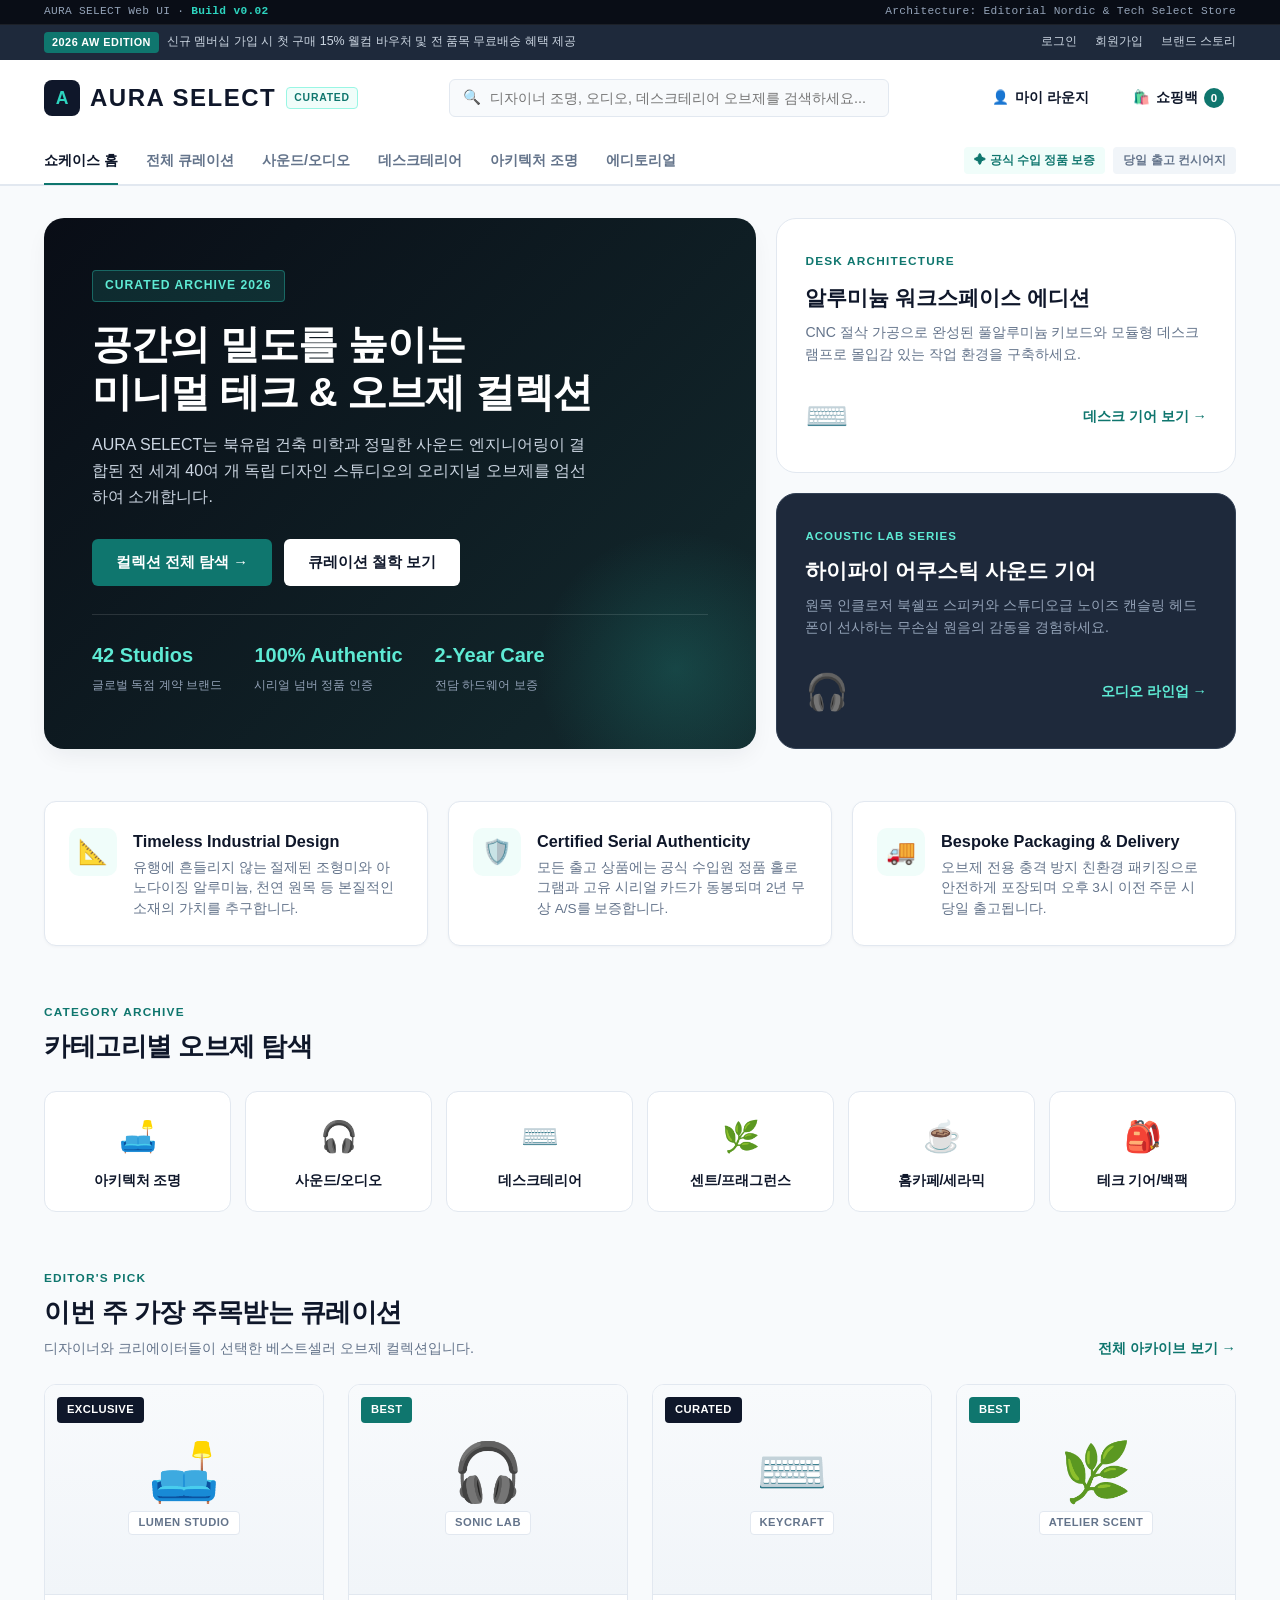
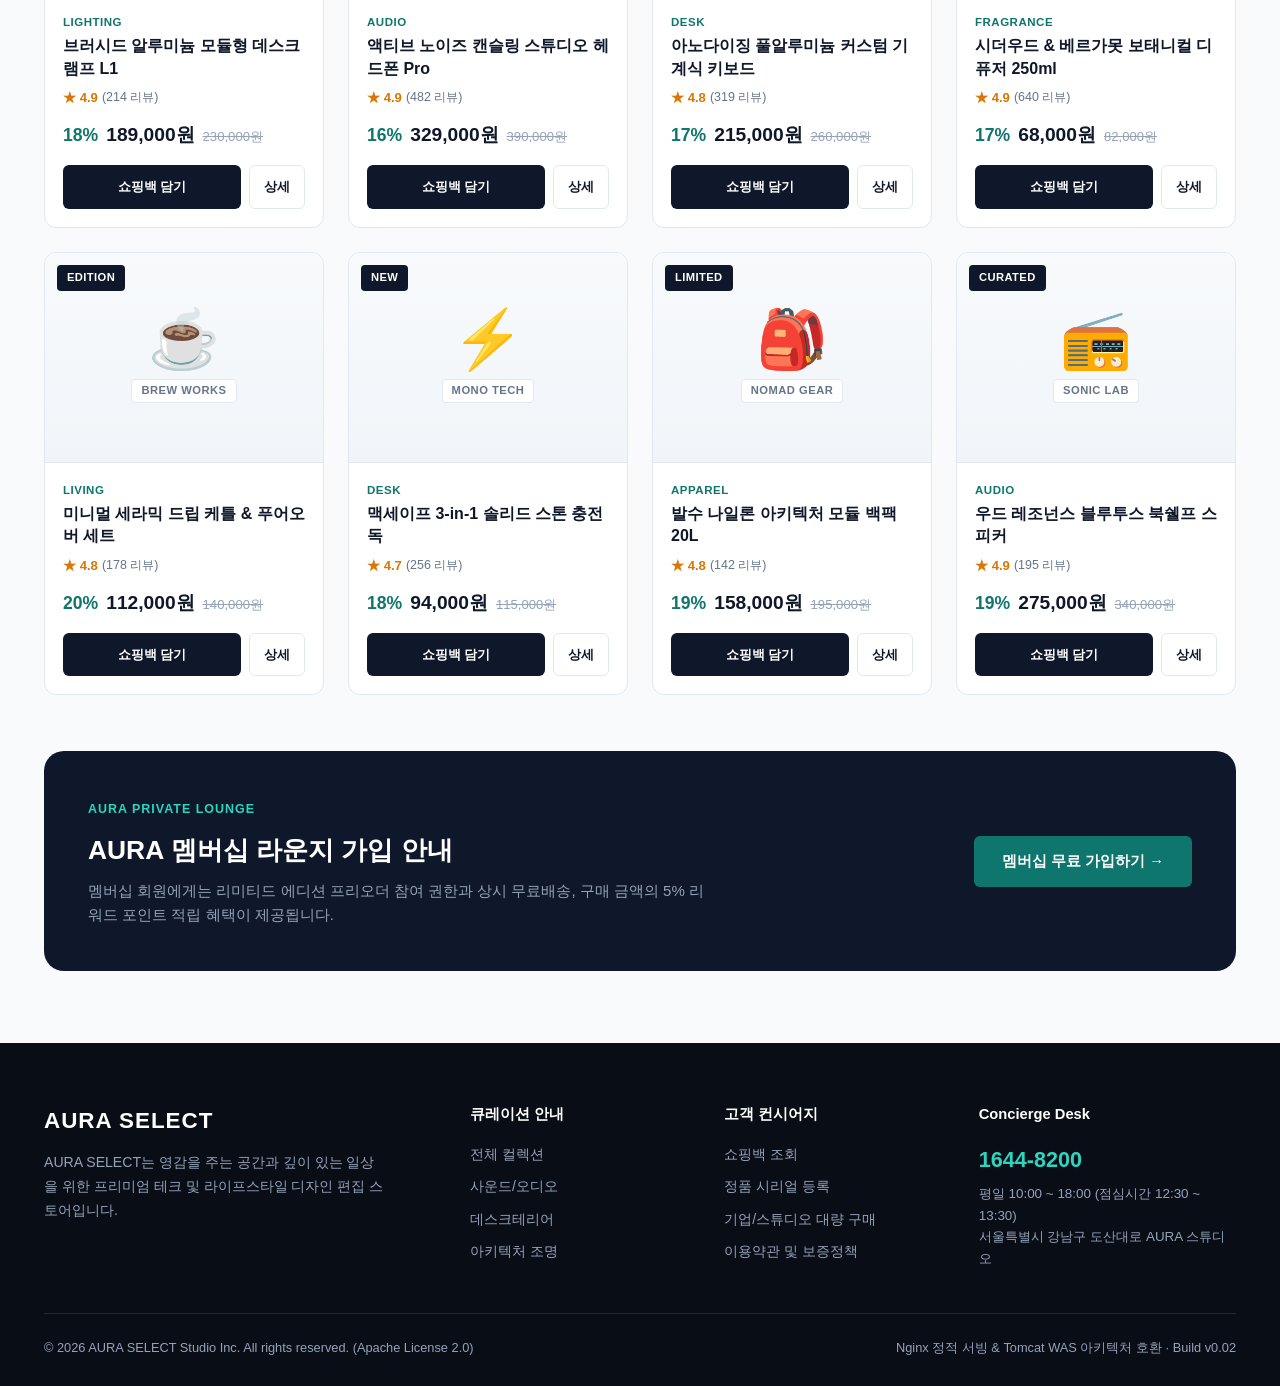
<file: src/main/webapp/index.html>
<!DOCTYPE html>
<html lang="ko">
<head>
    <meta charset="UTF-8">
    <meta name="viewport" content="width=device-width, initial-scale=1.0">
    <title>AURA SELECT — 프리미엄 테크 &amp; 라이프스타일 편집샵</title>
    <link rel="stylesheet" href="css/style.css">
</head>
<body>
    <!-- Build Version Bar (v0.02) -->
    <div class="build-version-bar">
        <div class="container">
            <span>AURA SELECT Web UI · <strong class="build-version-badge js-build-version">Build v0.02</strong></span>
            <span>Architecture: Editorial Nordic &amp; Tech Select Store</span>
        </div>
    </div>

    <!-- Top Editorial Bar -->
    <div class="top-bar">
        <div class="container">
            <div class="top-bar-highlight">
                <span class="top-pill">2026 AW EDITION</span>
                <span>신규 멤버십 가입 시 첫 구매 15% 웰컴 바우처 및 전 품목 무료배송 혜택 제공</span>
            </div>
            <div class="top-bar-links">
                <a href="login.html">로그인</a>
                <a href="login.html?tab=signup">회원가입</a>
                <a href="#philosophy">브랜드 스토리</a>
            </div>
        </div>
    </div>

    <!-- Header -->
    <header class="header">
        <div class="container header-main">
            <a href="index.html" class="logo">
                <span class="logo-mark">A</span>
                <span>AURA SELECT</span>
                <span class="logo-tag">CURATED</span>
            </a>

            <div class="search-bar">
                <span class="search-icon">🔍</span>
                <input type="text" placeholder="디자이너 조명, 오디오, 데스크테리어 오브제를 검색하세요..." onkeydown="if(event.key==='Enter') location.href='products.html'">
            </div>

            <div class="nav-actions">
                <a href="login.html" class="nav-btn">
                    <span>👤</span>
                    <span>마이 라운지</span>
                </a>
                <a href="cart.html" class="nav-btn">
                    <span>🛍️</span>
                    <span>쇼핑백</span>
                    <span class="badge-count">0</span>
                </a>
            </div>
        </div>

        <!-- GNB Navigation -->
        <nav class="gnb-menu">
            <div class="container">
                <ul>
                    <li><a href="index.html" class="active">쇼케이스 홈</a></li>
                    <li><a href="products.html">전체 큐레이션</a></li>
                    <li><a href="products.html?cat=audio">사운드/오디오</a></li>
                    <li><a href="products.html?cat=desk">데스크테리어</a></li>
                    <li><a href="products.html?cat=lighting">아키텍처 조명</a></li>
                    <li><a href="#philosophy">에디토리얼</a></li>
                </ul>
                <div class="gnb-meta-badges">
                    <span class="meta-tag accent">✦ 공식 수입 정품 보증</span>
                    <span class="meta-tag">당일 출고 컨시어지</span>
                </div>
            </div>
        </nav>
    </header>

    <!-- Main Content -->
    <main class="main-wrapper">
        <div class="container">
            <!-- Editorial Split Hero Showcase -->
            <section class="editorial-hero">
                <div class="hero-primary-panel">
                    <div>
                        <span class="hero-eyebrow">CURATED ARCHIVE 2026</span>
                        <h1 class="hero-headline">공간의 밀도를 높이는<br>미니멀 테크 &amp; 오브제 컬렉션</h1>
                        <p class="hero-lead">
                            AURA SELECT는 북유럽 건축 미학과 정밀한 사운드 엔지니어링이 결합된 전 세계 40여 개 독립 디자인 스튜디오의 오리지널 오브제를 엄선하여 소개합니다.
                        </p>
                        <div style="display: flex; gap: 12px;">
                            <a href="products.html" class="btn btn-primary">컬렉션 전체 탐색 →</a>
                            <a href="#philosophy" class="btn btn-white">큐레이션 철학 보기</a>
                        </div>
                    </div>

                    <div class="hero-metrics">
                        <div class="hero-metric-box">
                            <strong>42 Studios</strong>
                            <span>글로벌 독점 계약 브랜드</span>
                        </div>
                        <div class="hero-metric-box">
                            <strong>100% Authentic</strong>
                            <span>시리얼 넘버 정품 인증</span>
                        </div>
                        <div class="hero-metric-box">
                            <strong>2-Year Care</strong>
                            <span>전담 하드웨어 보증</span>
                        </div>
                    </div>
                </div>

                <!-- Right Stacked Editorial Panels -->
                <div class="hero-side-stack">
                    <div class="hero-sub-panel">
                        <div>
                            <span class="section-eyebrow">DESK ARCHITECTURE</span>
                            <h3 style="font-size: 1.3rem; font-weight: 900; margin: 6px 0 8px;">알루미늄 워크스페이스 에디션</h3>
                            <p style="font-size: 0.88rem; color: #64748b; line-height: 1.55;">
                                CNC 절삭 가공으로 완성된 풀알루미늄 키보드와 모듈형 데스크 램프로 몰입감 있는 작업 환경을 구축하세요.
                            </p>
                        </div>
                        <div style="display: flex; justify-content: space-between; align-items: center; margin-top: 16px;">
                            <span style="font-size: 2.2rem;">⌨️</span>
                            <a href="products.html?cat=desk" class="see-all-link">데스크 기어 보기 →</a>
                        </div>
                    </div>

                    <div class="hero-sub-panel dark-tint">
                        <div>
                            <span style="font-size: 0.72rem; font-weight: 800; color: #5eead4; letter-spacing: 1px;">ACOUSTIC LAB SERIES</span>
                            <h3 style="font-size: 1.3rem; font-weight: 900; margin: 6px 0 8px;">하이파이 어쿠스틱 사운드 기어</h3>
                            <p style="font-size: 0.88rem; color: #94a3b8; line-height: 1.55;">
                                원목 인클로저 북쉘프 스피커와 스튜디오급 노이즈 캔슬링 헤드폰이 선사하는 무손실 원음의 감동을 경험하세요.
                            </p>
                        </div>
                        <div style="display: flex; justify-content: space-between; align-items: center; margin-top: 16px;">
                            <span style="font-size: 2.2rem;">🎧</span>
                            <a href="products.html?cat=audio" style="color: #5eead4; font-weight: 700; font-size: 0.9rem;">오디오 라인업 →</a>
                        </div>
                    </div>
                </div>
            </section>

            <!-- Section 1: Curation Philosophy (3 Pillars) -->
            <section id="philosophy">
                <div class="pillars-grid">
                    <div class="pillar-card">
                        <div class="pillar-icon">📐</div>
                        <div>
                            <h3 class="pillar-title">Timeless Industrial Design</h3>
                            <p class="pillar-desc">유행에 흔들리지 않는 절제된 조형미와 아노다이징 알루미늄, 천연 원목 등 본질적인 소재의 가치를 추구합니다.</p>
                        </div>
                    </div>
                    <div class="pillar-card">
                        <div class="pillar-icon">🛡️</div>
                        <div>
                            <h3 class="pillar-title">Certified Serial Authenticity</h3>
                            <p class="pillar-desc">모든 출고 상품에는 공식 수입원 정품 홀로그램과 고유 시리얼 카드가 동봉되며 2년 무상 A/S를 보증합니다.</p>
                        </div>
                    </div>
                    <div class="pillar-card">
                        <div class="pillar-icon">🚚</div>
                        <div>
                            <h3 class="pillar-title">Bespoke Packaging &amp; Delivery</h3>
                            <p class="pillar-desc">오브제 전용 충격 방지 친환경 패키징으로 안전하게 포장되며 오후 3시 이전 주문 시 당일 출고됩니다.</p>
                        </div>
                    </div>
                </div>
            </section>

            <!-- Section 2: Categories -->
            <div class="section-title-wrap">
                <div>
                    <span class="section-eyebrow">CATEGORY ARCHIVE</span>
                    <h2 class="section-title">카테고리별 오브제 탐색</h2>
                </div>
            </div>

            <div class="categories-grid">
                <a href="products.html?cat=lighting" class="category-item">
                    <div class="category-icon">🛋️</div>
                    <div class="category-name">아키텍처 조명</div>
                </a>
                <a href="products.html?cat=audio" class="category-item">
                    <div class="category-icon">🎧</div>
                    <div class="category-name">사운드/오디오</div>
                </a>
                <a href="products.html?cat=desk" class="category-item">
                    <div class="category-icon">⌨️</div>
                    <div class="category-name">데스크테리어</div>
                </a>
                <a href="products.html?cat=fragrance" class="category-item">
                    <div class="category-icon">🌿</div>
                    <div class="category-name">센트/프래그런스</div>
                </a>
                <a href="products.html?cat=living" class="category-item">
                    <div class="category-icon">☕</div>
                    <div class="category-name">홈카페/세라믹</div>
                </a>
                <a href="products.html?cat=apparel" class="category-item">
                    <div class="category-icon">🎒</div>
                    <div class="category-name">테크 기어/백팩</div>
                </a>
            </div>

            <!-- Section 3: Featured Curated Objects -->
            <div class="section-title-wrap">
                <div>
                    <span class="section-eyebrow">EDITOR'S PICK</span>
                    <h2 class="section-title">이번 주 가장 주목받는 큐레이션</h2>
                    <p class="section-sub">디자이너와 크리에이터들이 선택한 베스트셀러 오브제 컬렉션입니다.</p>
                </div>
                <a href="products.html" class="see-all-link">전체 아카이브 보기 →</a>
            </div>

            <div class="product-grid" id="main-product-grid">
                <!-- Dynamically loaded via app.js -->
            </div>

            <!-- Section 4: Membership Banner -->
            <section style="background: #0f172a; color: white; border-radius: var(--radius-lg); padding: 44px; display: flex; flex-wrap: wrap; justify-content: space-between; align-items: center; gap: 24px;">
                <div style="max-width: 620px;">
                    <span style="color: #2dd4bf; font-weight: 800; font-size: 0.78rem; letter-spacing: 1px;">AURA PRIVATE LOUNGE</span>
                    <h3 style="font-size: 1.65rem; font-weight: 900; margin: 8px 0;">AURA 멤버십 라운지 가입 안내</h3>
                    <p style="color: #94a3b8; font-size: 0.94rem;">
                        멤버십 회원에게는 리미티드 에디션 프리오더 참여 권한과 상시 무료배송, 구매 금액의 5% 리워드 포인트 적립 혜택이 제공됩니다.
                    </p>
                </div>
                <a href="login.html?tab=signup" class="btn btn-primary" style="padding: 14px 28px;">멤버십 무료 가입하기 →</a>
            </section>
        </div>
    </main>

    <!-- Footer -->
    <footer class="footer">
        <div class="container">
            <div class="footer-grid">
                <div>
                    <div class="footer-logo">AURA SELECT</div>
                    <p class="footer-desc">
                        AURA SELECT는 영감을 주는 공간과 깊이 있는 일상을 위한 프리미엄 테크 및 라이프스타일 디자인 편집 스토어입니다.
                    </p>
                </div>
                <div>
                    <h4 class="footer-title">큐레이션 안내</h4>
                    <ul class="footer-links">
                        <li><a href="products.html">전체 컬렉션</a></li>
                        <li><a href="products.html?cat=audio">사운드/오디오</a></li>
                        <li><a href="products.html?cat=desk">데스크테리어</a></li>
                        <li><a href="products.html?cat=lighting">아키텍처 조명</a></li>
                    </ul>
                </div>
                <div>
                    <h4 class="footer-title">고객 컨시어지</h4>
                    <ul class="footer-links">
                        <li><a href="cart.html">쇼핑백 조회</a></li>
                        <li><a href="login.html">정품 시리얼 등록</a></li>
                        <li><a href="#">기업/스튜디오 대량 구매</a></li>
                        <li><a href="#">이용약관 및 보증정책</a></li>
                    </ul>
                </div>
                <div>
                    <h4 class="footer-title">Concierge Desk</h4>
                    <p style="font-size: 1.35rem; font-weight: 900; color: #2dd4bf; margin-bottom: 6px;">1644-8200</p>
                    <p style="font-size: 0.84rem; line-height: 1.6;">
                        평일 10:00 ~ 18:00 (점심시간 12:30 ~ 13:30)<br>
                        서울특별시 강남구 도산대로 AURA 스튜디오
                    </p>
                </div>
            </div>

            <div class="footer-bottom">
                <span>&copy; 2026 AURA SELECT Studio Inc. All rights reserved. (Apache License 2.0)</span>
                <span>Nginx 정적 서빙 &amp; Tomcat WAS 아키텍처 호환 · Build v0.02</span>
            </div>
        </div>
    </footer>

    <script src="js/app.js"></script>
    <script>
        document.addEventListener("DOMContentLoaded", () => {
            renderProductCards(PRODUCTS_DATA.slice(0, 8), "main-product-grid");
        });
    </script>
</body>
</html>
</file>
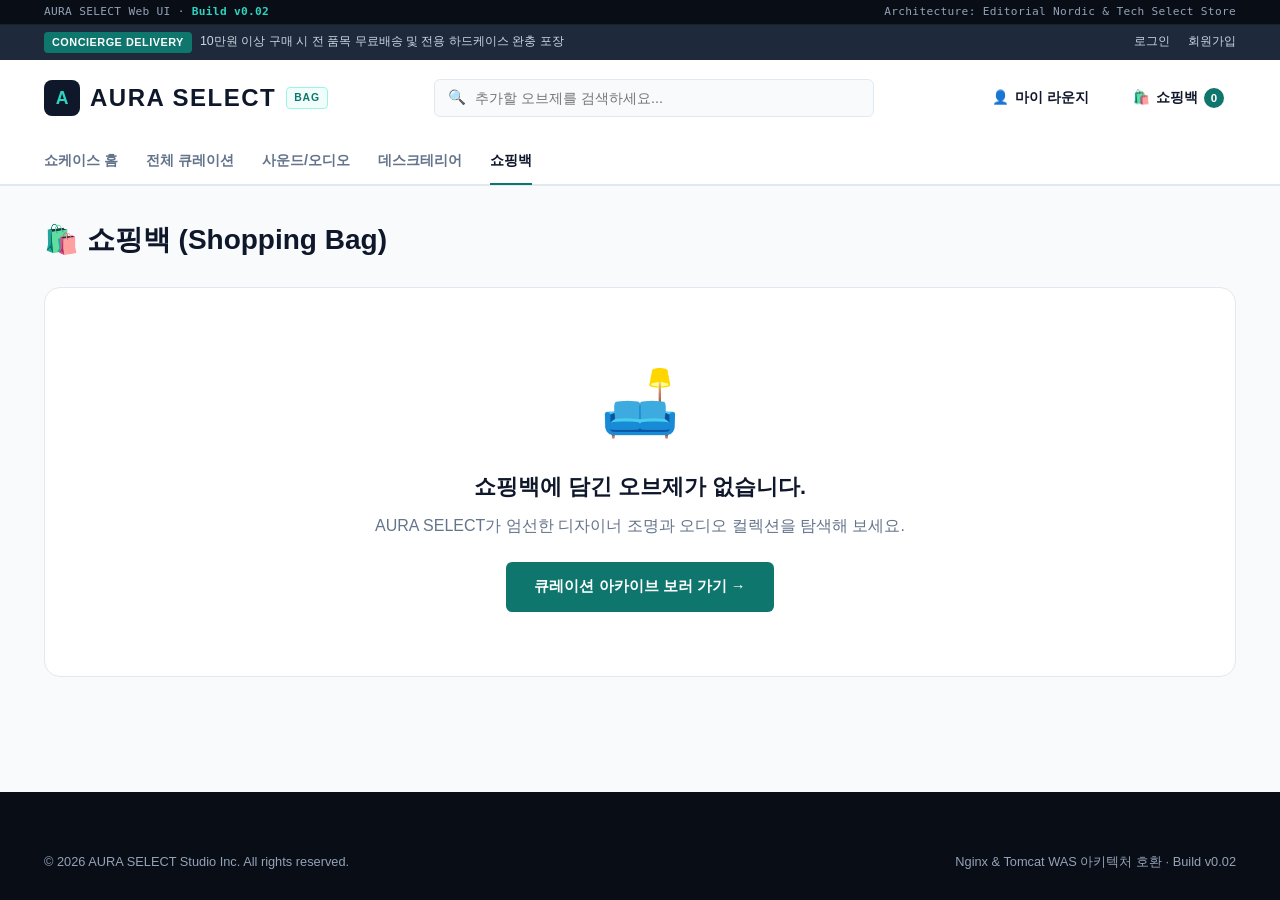
<file: src/main/webapp/cart.html>
<!DOCTYPE html>
<html lang="ko">
<head>
    <meta charset="UTF-8">
    <meta name="viewport" content="width=device-width, initial-scale=1.0">
    <title>쇼핑백 (Shopping Bag) — AURA SELECT</title>
    <link rel="stylesheet" href="css/style.css">
</head>
<body>
    <!-- Build Version Bar (v0.02) -->
    <div class="build-version-bar">
        <div class="container">
            <span>AURA SELECT Web UI · <strong class="build-version-badge js-build-version">Build v0.02</strong></span>
            <span>Architecture: Editorial Nordic &amp; Tech Select Store</span>
        </div>
    </div>

    <!-- Top Editorial Bar -->
    <div class="top-bar">
        <div class="container">
            <div class="top-bar-highlight">
                <span class="top-pill">CONCIERGE DELIVERY</span>
                <span>10만원 이상 구매 시 전 품목 무료배송 및 전용 하드케이스 완충 포장</span>
            </div>
            <div class="top-bar-links">
                <a href="login.html">로그인</a>
                <a href="login.html?tab=signup">회원가입</a>
            </div>
        </div>
    </div>

    <!-- Header -->
    <header class="header">
        <div class="container header-main">
            <a href="index.html" class="logo">
                <span class="logo-mark">A</span>
                <span>AURA SELECT</span>
                <span class="logo-tag">BAG</span>
            </a>

            <div class="search-bar">
                <span class="search-icon">🔍</span>
                <input type="text" placeholder="추가할 오브제를 검색하세요..." onkeydown="if(event.key==='Enter') location.href='products.html'">
            </div>

            <div class="nav-actions">
                <a href="login.html" class="nav-btn">
                    <span>👤</span>
                    <span>마이 라운지</span>
                </a>
                <a href="cart.html" class="nav-btn">
                    <span>🛍️</span>
                    <span>쇼핑백</span>
                    <span class="badge-count">0</span>
                </a>
            </div>
        </div>

        <nav class="gnb-menu">
            <div class="container">
                <ul>
                    <li><a href="index.html">쇼케이스 홈</a></li>
                    <li><a href="products.html">전체 큐레이션</a></li>
                    <li><a href="products.html?cat=audio">사운드/오디오</a></li>
                    <li><a href="products.html?cat=desk">데스크테리어</a></li>
                    <li><a href="cart.html" class="active">쇼핑백</a></li>
                </ul>
            </div>
        </nav>
    </header>

    <!-- Main Content -->
    <main class="main-wrapper">
        <div class="container">
            <h2 style="font-size: 1.75rem; font-weight: 900; margin-bottom: 24px;">🛍️ 쇼핑백 (Shopping Bag)</h2>

            <!-- Empty Cart Message -->
            <div id="cart-empty-message" style="display: none; background: white; border: 1px solid #e2e8f0; border-radius: 16px; padding: 64px 24px; text-align: center;">
                <div style="font-size: 4rem; margin-bottom: 16px;">🛋️</div>
                <h3 style="font-size: 1.35rem; font-weight: 800; margin-bottom: 8px;">쇼핑백에 담긴 오브제가 없습니다.</h3>
                <p style="color: #64748b; margin-bottom: 24px;">AURA SELECT가 엄선한 디자이너 조명과 오디오 컬렉션을 탐색해 보세요.</p>
                <a href="products.html" class="btn btn-primary" style="padding: 13px 28px;">큐레이션 아카이브 보러 가기 →</a>
            </div>

            <!-- Cart Content Wrapper -->
            <div class="cart-layout" id="cart-content-wrapper">
                <!-- Items Table -->
                <div>
                    <div style="display: flex; justify-content: space-between; align-items: center; margin-bottom: 12px;">
                        <span style="font-size: 0.9rem; font-weight: 700; color: #64748b;">선택한 오브제 목록</span>
                        <button style="background: none; border: none; color: #e11d48; font-size: 0.84rem; font-weight: 800; cursor: pointer;" onclick="clearCart()">쇼핑백 비우기</button>
                    </div>

                    <table class="cart-table">
                        <thead>
                            <tr>
                                <th>오브제 정보</th>
                                <th style="width: 120px;">판매가</th>
                                <th style="width: 130px;">수량</th>
                                <th style="width: 130px;">합계금액</th>
                                <th style="width: 80px;">관리</th>
                            </tr>
                        </thead>
                        <tbody id="cart-items-body">
                            <!-- Injected dynamically -->
                        </tbody>
                    </table>
                </div>

                <!-- Order Summary -->
                <aside class="cart-summary-box">
                    <h3 style="font-size: 1.15rem; font-weight: 900; margin-bottom: 18px;">주문 요약 (Order Summary)</h3>

                    <div class="summary-row">
                        <span style="color: #64748b;">총 상품 금액</span>
                        <span id="cart-subtotal" style="font-weight: 800;">0원</span>
                    </div>

                    <div class="summary-row">
                        <span style="color: #64748b;">컨시어지 배송비</span>
                        <span id="cart-shipping" style="font-weight: 800; color: #0f766e;">무료배송</span>
                    </div>

                    <div class="summary-row summary-total">
                        <span>총 결제 예정 금액</span>
                        <span id="cart-grand-total">0원</span>
                    </div>

                    <div style="margin: 24px 0 14px;">
                        <button class="btn btn-primary" style="width: 100%; padding: 15px; font-size: 1rem;" onclick="checkout()">
                            체크아웃 주문 완료하기 →
                        </button>
                    </div>

                    <p style="font-size: 0.78rem; color: #94a3b8; text-align: center; line-height: 1.5;">
                        공식 시리얼 보증서 동봉 · SSL 보안 결제 지원
                    </p>
                </aside>
            </div>
        </div>
    </main>

    <!-- Footer -->
    <footer class="footer">
        <div class="container">
            <div class="footer-bottom" style="border: none; padding-top: 0;">
                <span>&copy; 2026 AURA SELECT Studio Inc. All rights reserved.</span>
                <span>Nginx &amp; Tomcat WAS 아키텍처 호환 · Build v0.02</span>
            </div>
        </div>
    </footer>

    <script src="js/app.js"></script>
    <script>
        function checkout() {
            const cart = getCart();
            if (cart.length === 0) {
                alert("쇼핑백이 비어 있습니다.");
                return;
            }
            window.location.href = "order-success.html";
        }

        document.addEventListener("DOMContentLoaded", () => {
            renderCartPage();
        });
    </script>
</body>
</html>
</file>
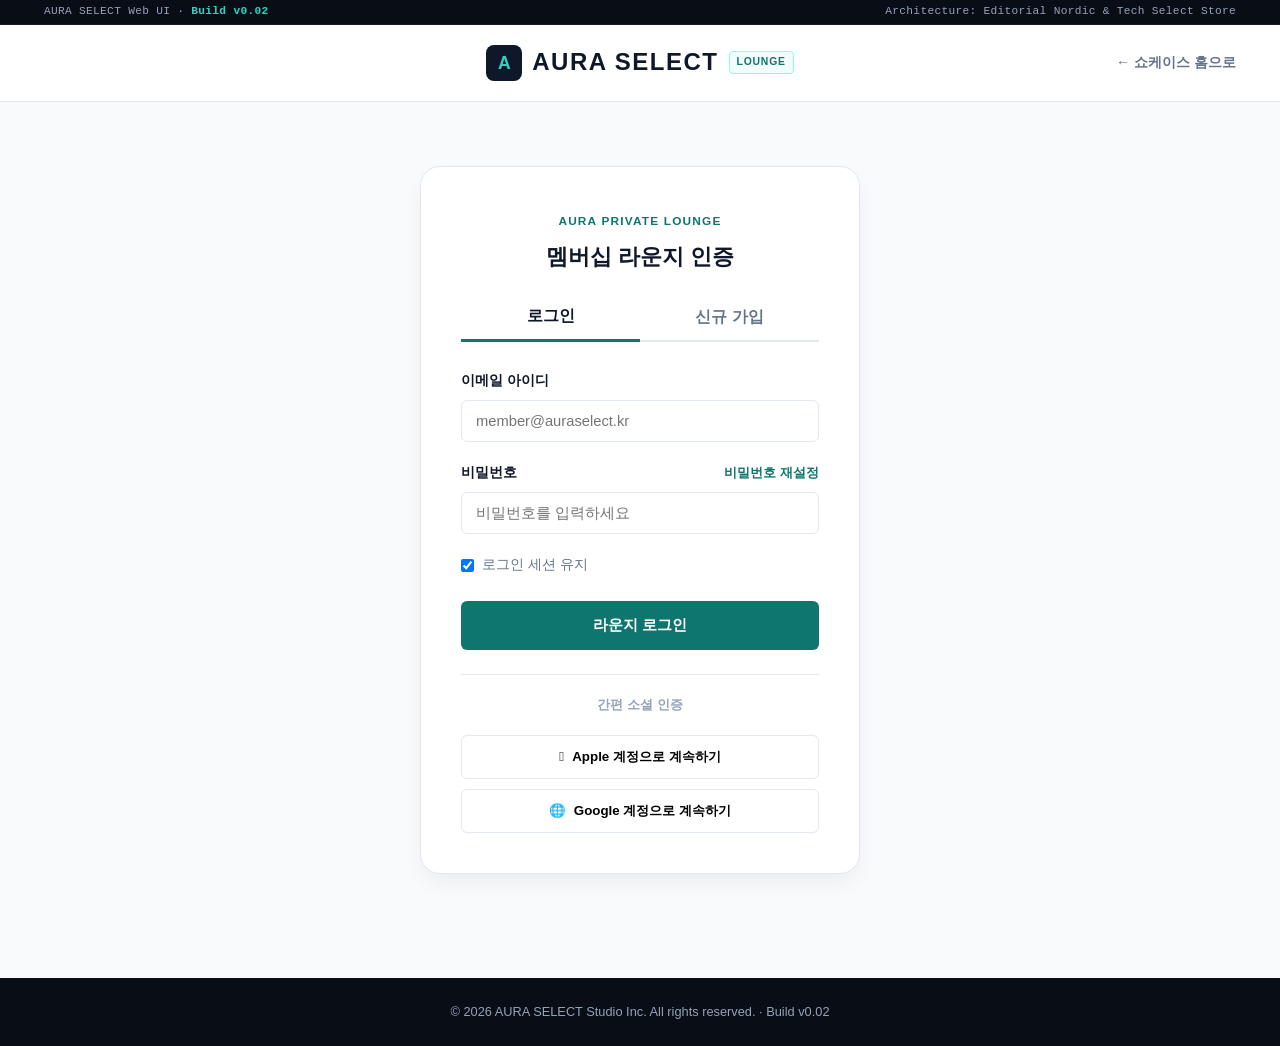
<file: src/main/webapp/login.html>
<!DOCTYPE html>
<html lang="ko">
<head>
    <meta charset="UTF-8">
    <meta name="viewport" content="width=device-width, initial-scale=1.0">
    <title>마이 라운지 로그인 — AURA SELECT</title>
    <link rel="stylesheet" href="css/style.css">
</head>
<body>
    <!-- Build Version Bar (v0.02) -->
    <div class="build-version-bar">
        <div class="container">
            <span>AURA SELECT Web UI · <strong class="build-version-badge js-build-version">Build v0.02</strong></span>
            <span>Architecture: Editorial Nordic &amp; Tech Select Store</span>
        </div>
    </div>

    <!-- Header -->
    <header class="header">
        <div class="container header-main" style="justify-content: center; position: relative;">
            <a href="index.html" class="logo">
                <span class="logo-mark">A</span>
                <span>AURA SELECT</span>
                <span class="logo-tag">LOUNGE</span>
            </a>
            <a href="index.html" style="position: absolute; right: 24px; font-size: 0.88rem; color: #64748b; font-weight: 700;">← 쇼케이스 홈으로</a>
        </div>
    </header>

    <!-- Main Content -->
    <main class="main-wrapper" style="display: flex; align-items: center; justify-content: center;">
        <div class="container">
            <div class="auth-card">
                <div style="text-align: center; margin-bottom: 20px;">
                    <span class="section-eyebrow">AURA PRIVATE LOUNGE</span>
                    <h2 style="font-size: 1.4rem; font-weight: 900; margin-top: 4px;">멤버십 라운지 인증</h2>
                </div>

                <div class="auth-tabs">
                    <button class="auth-tab active" id="tab-login-btn" onclick="switchTab('login')">로그인</button>
                    <button class="auth-tab" id="tab-signup-btn" onclick="switchTab('signup')">신규 가입</button>
                </div>

                <!-- Login Form -->
                <form id="form-login" onsubmit="handleLogin(event)">
                    <div class="form-group">
                        <label for="login-email">이메일 아이디</label>
                        <input type="email" id="login-email" placeholder="member@auraselect.kr" required>
                    </div>

                    <div class="form-group">
                        <div style="display: flex; justify-content: space-between; align-items: center; margin-bottom: 8px;">
                            <label for="login-password" style="margin-bottom: 0;">비밀번호</label>
                            <a href="#" style="font-size: 0.8rem; color: #0f766e; font-weight: 700;">비밀번호 재설정</a>
                        </div>
                        <input type="password" id="login-password" placeholder="비밀번호를 입력하세요" required>
                    </div>

                    <div style="display: flex; align-items: center; gap: 8px; margin-bottom: 24px; font-size: 0.86rem; color: #64748b;">
                        <input type="checkbox" id="remember-me" checked>
                        <label for="remember-me" style="margin-bottom: 0; cursor: pointer;">로그인 세션 유지</label>
                    </div>

                    <button type="submit" class="btn btn-primary" style="width: 100%; padding: 14px; font-size: 0.96rem;">
                        라운지 로그인
                    </button>
                </form>

                <!-- Signup Form -->
                <form id="form-signup" style="display: none;" onsubmit="handleSignup(event)">
                    <div class="form-group">
                        <label for="signup-name">성함</label>
                        <input type="text" id="signup-name" placeholder="홍길동" required>
                    </div>

                    <div class="form-group">
                        <label for="signup-email">이메일 주소</label>
                        <input type="email" id="signup-email" placeholder="member@auraselect.kr" required>
                    </div>

                    <div class="form-group">
                        <label for="signup-password">비밀번호 (영문/숫자 조합 8자 이상)</label>
                        <input type="password" id="signup-password" placeholder="비밀번호 설정" required>
                    </div>

                    <div style="display: flex; align-items: flex-start; gap: 8px; margin-bottom: 24px; font-size: 0.84rem; color: #64748b;">
                        <input type="checkbox" id="terms-agree" required style="margin-top: 3px;">
                        <label for="terms-agree" style="margin-bottom: 0; cursor: pointer;">
                            <a href="#" style="color: #0f766e; text-decoration: underline;">이용약관</a> 및 <a href="#" style="color: #0f766e; text-decoration: underline;">개인정보 처리방침</a>에 동의합니다.
                        </label>
                    </div>

                    <button type="submit" class="btn btn-primary" style="width: 100%; padding: 14px; font-size: 0.96rem;">
                        멤버십 가입 및 15% 바우처 발급
                    </button>
                </form>

                <!-- Social Login Section -->
                <div class="social-login">
                    <p style="text-align: center; font-size: 0.8rem; color: #94a3b8; margin-bottom: 10px; font-weight: 600;">간편 소셜 인증</p>
                    <button class="btn-social" onclick="alert('Apple ID 간편 인증 준비 중입니다.')">
                        <span></span> Apple 계정으로 계속하기
                    </button>
                    <button class="btn-social" onclick="alert('Google 계정 인증 준비 중입니다.')">
                        <span>🌐</span> Google 계정으로 계속하기
                    </button>
                </div>
            </div>
        </div>
    </main>

    <footer class="footer" style="padding: 24px 0;">
        <div class="container" style="text-align: center; font-size: 0.8rem;">
            &copy; 2026 AURA SELECT Studio Inc. All rights reserved. · Build v0.02
        </div>
    </footer>

    <script src="js/app.js"></script>
    <script>
        function switchTab(tab) {
            const loginBtn = document.getElementById("tab-login-btn");
            const signupBtn = document.getElementById("tab-signup-btn");
            const loginForm = document.getElementById("form-login");
            const signupForm = document.getElementById("form-signup");

            if (tab === "signup") {
                loginBtn.classList.remove("active");
                signupBtn.classList.add("active");
                loginForm.style.display = "none";
                signupForm.style.display = "block";
            } else {
                signupBtn.classList.remove("active");
                loginBtn.classList.add("active");
                signupForm.style.display = "none";
                loginForm.style.display = "block";
            }
        }

        function handleLogin(e) {
            e.preventDefault();
            const email = document.getElementById("login-email").value;
            alert(`${email} 님, AURA SELECT 라운지에 로그인되었습니다.`);
            window.location.href = "index.html";
        }

        function handleSignup(e) {
            e.preventDefault();
            const name = document.getElementById("signup-name").value;
            alert(`환영합니다 ${name} 님! AURA SELECT 멤버십 가입 및 15% 웰컴 바우처 발급이 완료되었습니다.`);
            window.location.href = "index.html";
        }

        document.addEventListener("DOMContentLoaded", () => {
            const params = new URLSearchParams(window.location.search);
            if (params.get("tab") === "signup") {
                switchTab("signup");
            }
        });
    </script>
</body>
</html>
</file>
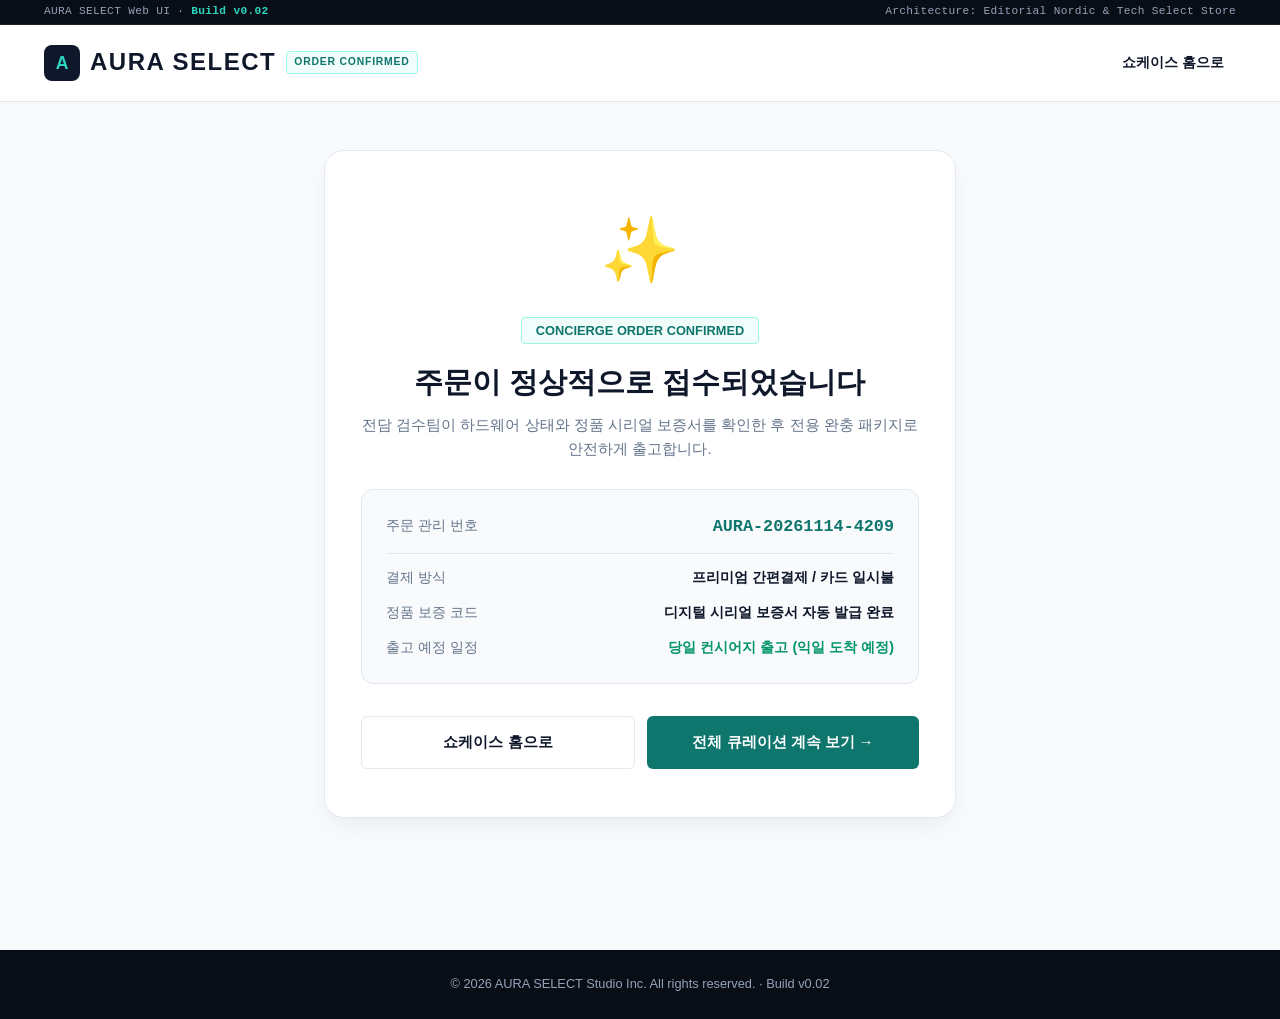
<file: src/main/webapp/order-success.html>
<!DOCTYPE html>
<html lang="ko">
<head>
    <meta charset="UTF-8">
    <meta name="viewport" content="width=device-width, initial-scale=1.0">
    <title>주문 접수 완료 — AURA SELECT</title>
    <link rel="stylesheet" href="css/style.css">
</head>
<body>
    <!-- Build Version Bar (v0.02) -->
    <div class="build-version-bar">
        <div class="container">
            <span>AURA SELECT Web UI · <strong class="build-version-badge js-build-version">Build v0.02</strong></span>
            <span>Architecture: Editorial Nordic &amp; Tech Select Store</span>
        </div>
    </div>

    <!-- Header -->
    <header class="header">
        <div class="container header-main">
            <a href="index.html" class="logo">
                <span class="logo-mark">A</span>
                <span>AURA SELECT</span>
                <span class="logo-tag">ORDER CONFIRMED</span>
            </a>
            <div class="nav-actions">
                <a href="index.html" class="nav-btn">쇼케이스 홈으로</a>
            </div>
        </div>
    </header>

    <!-- Main Content -->
    <main class="main-wrapper">
        <div class="container" style="max-width: 680px;">
            <div style="background: white; border: 1px solid #e2e8f0; border-radius: 20px; padding: 48px 36px; text-align: center; box-shadow: var(--shadow-md); margin-top: 16px;">
                <div style="font-size: 4rem; margin-bottom: 16px;">✨</div>
                <span style="background: #f0fdfa; color: #0f766e; border: 1px solid #99f6e4; font-weight: 800; padding: 5px 14px; border-radius: 4px; font-size: 0.8rem;">CONCIERGE ORDER CONFIRMED</span>
                <h2 style="font-size: 1.8rem; font-weight: 900; margin: 16px 0 8px;">주문이 정상적으로 접수되었습니다</h2>
                <p style="color: #64748b; font-size: 0.94rem; margin-bottom: 28px;">
                    전담 검수팀이 하드웨어 상태와 정품 시리얼 보증서를 확인한 후 전용 완충 패키지로 안전하게 출고합니다.
                </p>

                <!-- Order Details Box -->
                <div style="background: #f8fafc; border: 1px solid #e2e8f0; border-radius: 12px; padding: 24px; text-align: left; margin-bottom: 32px; font-size: 0.9rem;">
                    <div style="display: flex; justify-content: space-between; margin-bottom: 12px; padding-bottom: 12px; border-bottom: 1px solid #e2e8f0;">
                        <span style="color: #64748b;">주문 관리 번호</span>
                        <span style="font-weight: 900; color: #0f766e; font-family: monospace; font-size: 1.05rem;" id="order-number">AURA-20261114-8472</span>
                    </div>
                    <div style="display: flex; justify-content: space-between; margin-bottom: 12px;">
                        <span style="color: #64748b;">결제 방식</span>
                        <span style="font-weight: 700;">프리미엄 간편결제 / 카드 일시불</span>
                    </div>
                    <div style="display: flex; justify-content: space-between; margin-bottom: 12px;">
                        <span style="color: #64748b;">정품 보증 코드</span>
                        <span style="font-weight: 700;">디지털 시리얼 보증서 자동 발급 완료</span>
                    </div>
                    <div style="display: flex; justify-content: space-between;">
                        <span style="color: #64748b;">출고 예정 일정</span>
                        <span style="font-weight: 800; color: #059669;">당일 컨시어지 출고 (익일 도착 예정)</span>
                    </div>
                </div>

                <div style="display: flex; gap: 12px;">
                    <a href="index.html" class="btn btn-outline" style="flex: 1; padding: 14px;">쇼케이스 홈으로</a>
                    <a href="products.html" class="btn btn-primary" style="flex: 1; padding: 14px;">전체 큐레이션 계속 보기 →</a>
                </div>
            </div>
        </div>
    </main>

    <footer class="footer" style="padding: 24px 0; margin-top: 60px;">
        <div class="container" style="text-align: center; font-size: 0.8rem;">
            &copy; 2026 AURA SELECT Studio Inc. All rights reserved. · Build v0.02
        </div>
    </footer>

    <script src="js/app.js"></script>
    <script>
        document.addEventListener("DOMContentLoaded", () => {
            localStorage.removeItem("aura_select_cart");
            updateCartBadge();
            const rand = Math.floor(1000 + Math.random() * 9000);
            document.getElementById("order-number").innerText = `AURA-20261114-${rand}`;
        });
    </script>
</body>
</html>
</file>
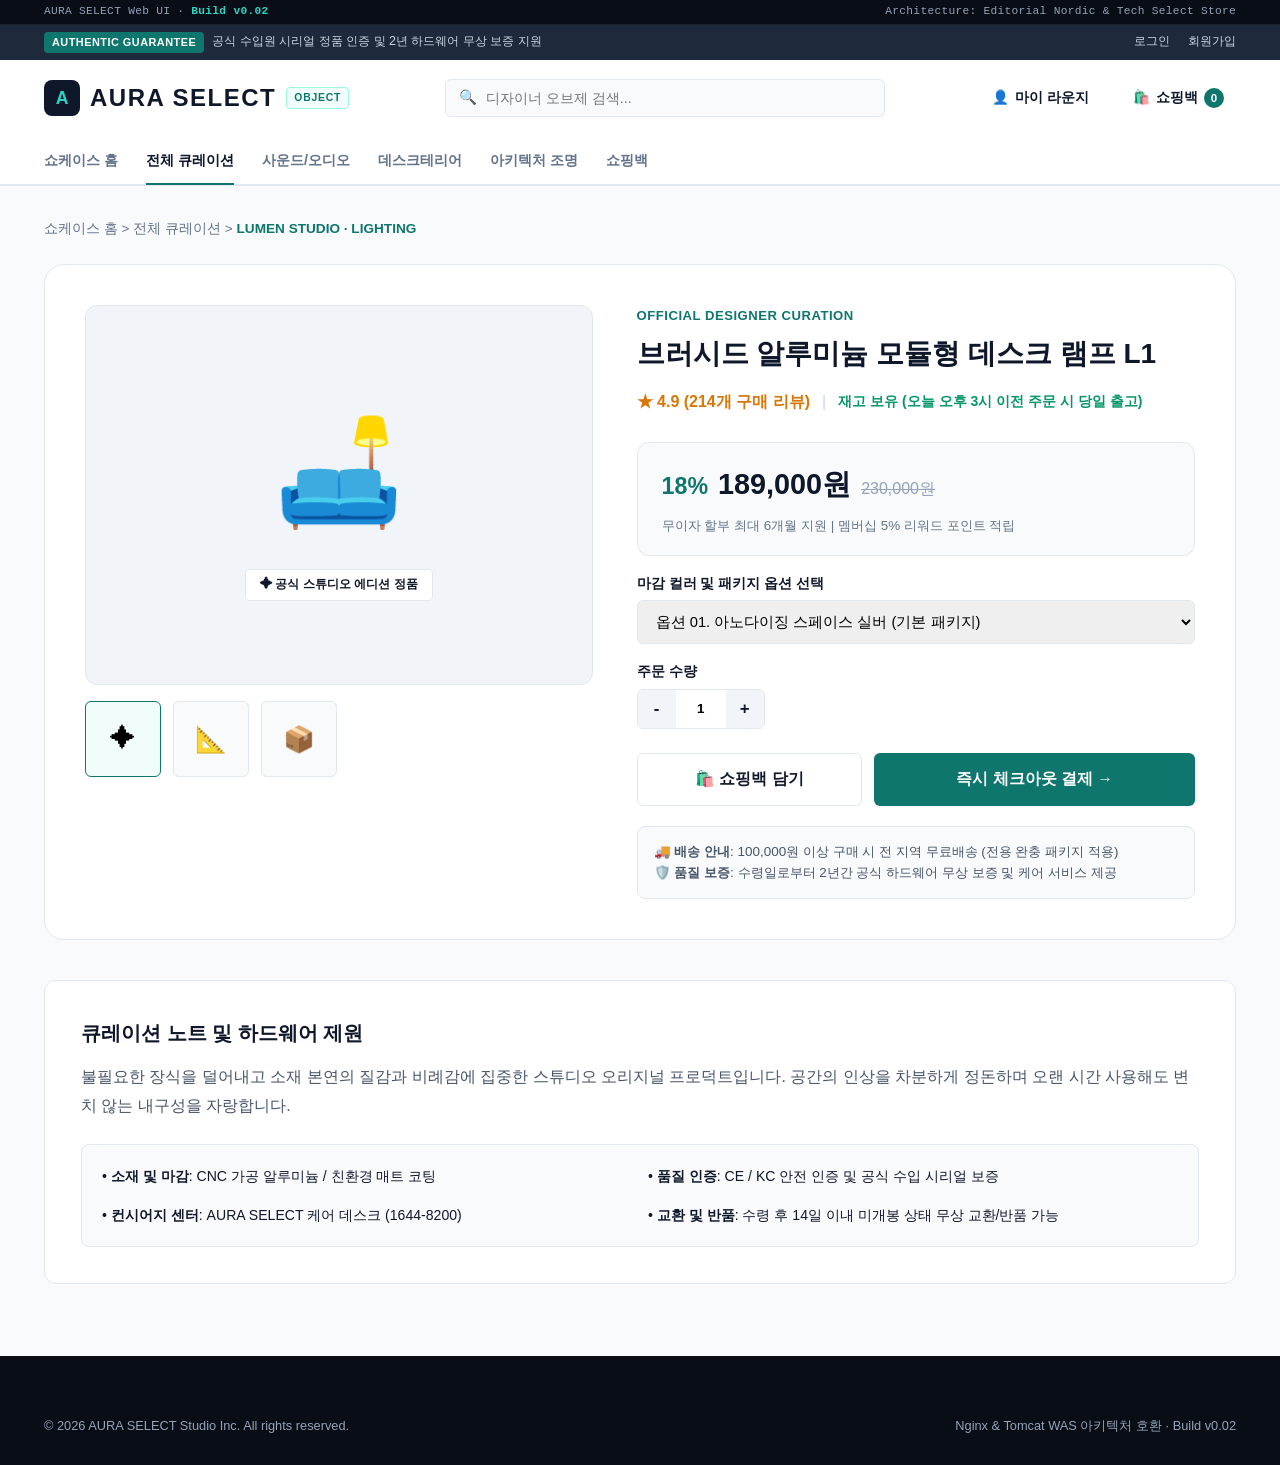
<file: src/main/webapp/product-detail.html>
<!DOCTYPE html>
<html lang="ko">
<head>
    <meta charset="UTF-8">
    <meta name="viewport" content="width=device-width, initial-scale=1.0">
    <title>오브제 상세 스펙 — AURA SELECT</title>
    <link rel="stylesheet" href="css/style.css">
</head>
<body>
    <!-- Build Version Bar (v0.02) -->
    <div class="build-version-bar">
        <div class="container">
            <span>AURA SELECT Web UI · <strong class="build-version-badge js-build-version">Build v0.02</strong></span>
            <span>Architecture: Editorial Nordic &amp; Tech Select Store</span>
        </div>
    </div>

    <!-- Top Editorial Bar -->
    <div class="top-bar">
        <div class="container">
            <div class="top-bar-highlight">
                <span class="top-pill">AUTHENTIC GUARANTEE</span>
                <span>공식 수입원 시리얼 정품 인증 및 2년 하드웨어 무상 보증 지원</span>
            </div>
            <div class="top-bar-links">
                <a href="login.html">로그인</a>
                <a href="login.html?tab=signup">회원가입</a>
            </div>
        </div>
    </div>

    <!-- Header -->
    <header class="header">
        <div class="container header-main">
            <a href="index.html" class="logo">
                <span class="logo-mark">A</span>
                <span>AURA SELECT</span>
                <span class="logo-tag">OBJECT</span>
            </a>

            <div class="search-bar">
                <span class="search-icon">🔍</span>
                <input type="text" placeholder="디자이너 오브제 검색..." onkeydown="if(event.key==='Enter') location.href='products.html'">
            </div>

            <div class="nav-actions">
                <a href="login.html" class="nav-btn">
                    <span>👤</span>
                    <span>마이 라운지</span>
                </a>
                <a href="cart.html" class="nav-btn">
                    <span>🛍️</span>
                    <span>쇼핑백</span>
                    <span class="badge-count">0</span>
                </a>
            </div>
        </div>

        <nav class="gnb-menu">
            <div class="container">
                <ul>
                    <li><a href="index.html">쇼케이스 홈</a></li>
                    <li><a href="products.html" class="active">전체 큐레이션</a></li>
                    <li><a href="products.html?cat=audio">사운드/오디오</a></li>
                    <li><a href="products.html?cat=desk">데스크테리어</a></li>
                    <li><a href="products.html?cat=lighting">아키텍처 조명</a></li>
                    <li><a href="cart.html">쇼핑백</a></li>
                </ul>
            </div>
        </nav>
    </header>

    <!-- Main Content -->
    <main class="main-wrapper">
        <div class="container">
            <!-- Breadcrumbs -->
            <div style="font-size: 0.85rem; color: #64748b; margin-bottom: 24px;">
                <a href="index.html">쇼케이스 홈</a> &gt; <a href="products.html">전체 큐레이션</a> &gt; <span id="detail-category" style="color: #0f766e; font-weight: 800;">STUDIO</span>
            </div>

            <!-- Detail Grid Layout -->
            <div class="detail-grid">
                <!-- Gallery Section -->
                <div class="detail-gallery">
                    <div class="main-preview-img">
                        <div id="detail-icon">🛋️</div>
                        <span style="font-size: 0.78rem; font-weight: 800; background: white; color: #0f172a; padding: 5px 14px; border-radius: 4px; margin-top: 14px; border: 1px solid #e2e8f0;">
                            ✦ 공식 스튜디오 에디션 정품
                        </span>
                    </div>
                    <div class="gallery-thumbs">
                        <button class="thumb-btn active" title="정면 뷰">✦</button>
                        <button class="thumb-btn" title="디테일 뷰">📐</button>
                        <button class="thumb-btn" title="패키지 구성">📦</button>
                    </div>
                </div>

                <!-- Info & Purchase Section -->
                <div class="detail-info">
                    <span style="color: #0f766e; font-weight: 800; font-size: 0.82rem; letter-spacing: 0.5px; margin-bottom: 6px;">OFFICIAL DESIGNER CURATION</span>
                    <h2 class="detail-title" id="detail-title">오브제 정보를 불러오는 중...</h2>
                    
                    <div style="display: flex; align-items: center; gap: 12px; margin-bottom: 12px;">
                        <span id="detail-rating" style="color: #d97706; font-weight: 800;">★ 4.9</span>
                        <span style="color: #cbd5e1;">|</span>
                        <span style="color: #059669; font-weight: 700; font-size: 0.88rem;">재고 보유 (오늘 오후 3시 이전 주문 시 당일 출고)</span>
                    </div>

                    <div class="detail-price-box">
                        <div style="display: flex; align-items: baseline; gap: 10px;">
                            <span class="discount" id="detail-discount" style="font-size: 1.45rem;">18%</span>
                            <span class="price" id="detail-price" style="font-size: 1.8rem; color: #0f172a;">0원</span>
                            <span class="original-price" id="detail-original-price" style="font-size: 1rem;">0원</span>
                        </div>
                        <div style="font-size: 0.84rem; color: #64748b; margin-top: 8px;">
                            무이자 할부 최대 6개월 지원 | 멤버십 5% 리워드 포인트 적립
                        </div>
                    </div>

                    <!-- Option Selector -->
                    <div class="detail-options">
                        <div>
                            <div class="option-label">마감 컬러 및 패키지 옵션 선택</div>
                            <select class="option-select" id="detail-option-select">
                                <option value="스페이스 실버 / 기본 패키지">옵션 01. 아노다이징 스페이스 실버 (기본 패키지)</option>
                                <option value="매트 오닉스 블랙 / 기본 패키지">옵션 02. 매트 오닉스 블랙 (기본 패키지)</option>
                                <option value="스페이스 실버 / 기프트 하드케이스 에디션">옵션 03. 스페이스 실버 + 기프트 하드케이스 포장</option>
                            </select>
                        </div>

                        <div>
                            <div class="option-label">주문 수량</div>
                            <div class="quantity-control">
                                <button class="quantity-btn" onclick="changeDetailQty(-1)">-</button>
                                <input type="text" class="quantity-input" id="detail-qty-input" value="1" readonly>
                                <button class="quantity-btn" onclick="changeDetailQty(1)">+</button>
                            </div>
                        </div>
                    </div>

                    <!-- Action Buttons -->
                    <div style="display: flex; gap: 12px; margin-top: auto;">
                        <button class="btn btn-outline" style="flex: 1; padding: 15px; font-size: 0.98rem;" onclick="addDetailToCart()">
                            🛍️ 쇼핑백 담기
                        </button>
                        <button class="btn btn-primary" style="flex: 1.5; padding: 15px; font-size: 0.98rem;" onclick="buyNow()">
                            즉시 체크아웃 결제 →
                        </button>
                    </div>

                    <div style="background: #f8fafc; border: 1px solid #e2e8f0; border-radius: 8px; padding: 14px 16px; margin-top: 20px; font-size: 0.84rem; color: #475569; line-height: 1.6;">
                        🚚 <b>배송 안내</b>: 100,000원 이상 구매 시 전 지역 무료배송 (전용 완충 패키지 적용)<br>
                        🛡️ <b>품질 보증</b>: 수령일로부터 2년간 공식 하드웨어 무상 보증 및 케어 서비스 제공
                    </div>
                </div>
            </div>

            <!-- Description Box -->
            <div style="background: white; border: 1px solid #e2e8f0; border-radius: 12px; padding: 36px;">
                <h3 style="font-size: 1.25rem; font-weight: 900; margin-bottom: 14px;">큐레이션 노트 및 하드웨어 제원</h3>
                <p style="color: #475569; line-height: 1.8; margin-bottom: 24px;">
                    불필요한 장식을 덜어내고 소재 본연의 질감과 비례감에 집중한 스튜디오 오리지널 프로덕트입니다. 공간의 인상을 차분하게 정돈하며 오랜 시간 사용해도 변치 않는 내구성을 자랑합니다.
                </p>
                <div style="display: grid; grid-template-columns: 1fr 1fr; gap: 16px; background: #f8fafc; padding: 20px; border-radius: 8px; border: 1px solid #e2e8f0; font-size: 0.88rem;">
                    <div>• <b>소재 및 마감</b>: CNC 가공 알루미늄 / 친환경 매트 코팅</div>
                    <div>• <b>품질 인증</b>: CE / KC 안전 인증 및 공식 수입 시리얼 보증</div>
                    <div>• <b>컨시어지 센터</b>: AURA SELECT 케어 데스크 (1644-8200)</div>
                    <div>• <b>교환 및 반품</b>: 수령 후 14일 이내 미개봉 상태 무상 교환/반품 가능</div>
                </div>
            </div>
        </div>
    </main>

    <!-- Footer -->
    <footer class="footer">
        <div class="container">
            <div class="footer-bottom" style="border: none; padding-top: 0;">
                <span>&copy; 2026 AURA SELECT Studio Inc. All rights reserved.</span>
                <span>Nginx &amp; Tomcat WAS 아키텍처 호환 · Build v0.02</span>
            </div>
        </div>
    </footer>

    <script src="js/app.js"></script>
    <script>
        function buyNow() {
            addDetailToCart();
            setTimeout(() => {
                window.location.href = "cart.html";
            }, 400);
        }

        document.addEventListener("DOMContentLoaded", () => {
            initDetailPage();
        });
    </script>
</body>
</html>
</file>
<file: src/main/webapp/css/style.css>
/* ===================================================================
   AURA SELECT — Editorial Tech & Lifestyle Curated Store Design System
   Build Version: v0.02
   =================================================================== */

:root {
  --primary: #0f766e;
  --primary-hover: #115e59;
  --primary-light: #f0fdfa;
  --primary-border: #99f6e4;
  --accent: #d97706;
  --accent-light: #fef3c7;
  --danger: #e11d48;
  --success: #059669;
  --dark: #0f172a;
  --dark-surface: #1e293b;
  --text-main: #0f172a;
  --text-muted: #64748b;
  --bg-main: #f8fafc;
  --bg-alt: #f1f5f9;
  --bg-card: #ffffff;
  --border: #e2e8f0;
  --border-focus: #14b8a6;
  --radius-sm: 6px;
  --radius-md: 12px;
  --radius-lg: 20px;
  --radius-pill: 9999px;
  --shadow-sm: 0 1px 3px rgba(15, 23, 42, 0.04);
  --shadow-md: 0 10px 25px -5px rgba(15, 23, 42, 0.07);
  --shadow-lg: 0 20px 40px -10px rgba(15, 23, 42, 0.12);
}

* {
  box-sizing: border-box;
  margin: 0;
  padding: 0;
}

html {
  scroll-behavior: smooth;
}

body {
  font-family: "Pretendard", -apple-system, BlinkMacSystemFont, "Segoe UI", Roboto, sans-serif;
  color: var(--text-main);
  background-color: var(--bg-main);
  line-height: 1.6;
  min-height: 100vh;
  display: flex;
  flex-direction: column;
}

a {
  color: inherit;
  text-decoration: none;
}

button {
  font-family: inherit;
  cursor: pointer;
}

.container {
  max-width: 1240px;
  margin: 0 auto;
  padding: 0 24px;
  width: 100%;
}

/* ---------------- Build Version Top Strip ---------------- */
.build-version-bar {
  background: #090d16;
  color: #94a3b8;
  font-size: 0.7rem;
  line-height: 1.4;
  padding: 4px 0;
  border-bottom: 1px solid rgba(255, 255, 255, 0.08);
  font-family: "JetBrains Mono", "Consolas", monospace;
  letter-spacing: 0.3px;
}
.build-version-bar .container {
  display: flex;
  justify-content: space-between;
  align-items: center;
  white-space: nowrap;
}
.build-version-badge {
  color: #2dd4bf;
  font-weight: 700;
}

/* ---------------- Top Editorial Bar ---------------- */
.top-bar {
  background: #1e293b;
  color: #cbd5e1;
  font-size: 0.78rem;
  padding: 7px 0;
}
.top-bar .container {
  display: flex;
  justify-content: space-between;
  align-items: center;
  gap: 12px;
}
.top-bar-highlight {
  display: inline-flex;
  align-items: center;
  gap: 8px;
  white-space: nowrap;
}
.top-pill {
  background: var(--primary);
  color: #ffffff;
  font-weight: 700;
  padding: 2px 8px;
  border-radius: 4px;
  font-size: 0.68rem;
  letter-spacing: 0.5px;
  white-space: nowrap;
}
.top-bar-links {
  display: flex;
  align-items: center;
  gap: 18px;
  white-space: nowrap;
}
.top-bar-links a {
  color: #cbd5e1;
  transition: color 0.2s;
  font-weight: 500;
}
.top-bar-links a:hover {
  color: #5eead4;
}

/* ---------------- Header & GNB ---------------- */
.header {
  background: rgba(255, 255, 255, 0.96);
  backdrop-filter: blur(14px);
  border-bottom: 1px solid var(--border);
  position: sticky;
  top: 0;
  z-index: 100;
}
.header-main {
  display: flex;
  align-items: center;
  justify-content: space-between;
  gap: 28px;
  height: 76px;
}
.logo {
  font-size: 1.5rem;
  font-weight: 900;
  color: var(--dark);
  display: flex;
  align-items: center;
  gap: 10px;
  letter-spacing: 1.5px;
  white-space: nowrap;
}
.logo-mark {
  width: 36px;
  height: 36px;
  border-radius: 8px;
  background: var(--dark);
  color: #2dd4bf;
  display: flex;
  align-items: center;
  justify-content: center;
  font-size: 1.1rem;
  font-weight: 900;
  letter-spacing: 0;
}
.logo-tag {
  font-size: 0.65rem;
  font-weight: 700;
  color: var(--primary);
  background: var(--primary-light);
  border: 1px solid var(--primary-border);
  padding: 2px 7px;
  border-radius: 4px;
  letter-spacing: 0.8px;
  white-space: nowrap;
}
.search-bar {
  flex: 1;
  max-width: 440px;
  position: relative;
  display: flex;
}
.search-bar input {
  width: 100%;
  padding: 10px 16px 10px 40px;
  border: 1.5px solid var(--border);
  border-radius: var(--radius-sm);
  background: var(--bg-main);
  font-size: 0.9rem;
  outline: none;
  transition: all 0.2s;
}
.search-bar input:focus {
  background: #ffffff;
  border-color: var(--primary);
  box-shadow: 0 0 0 3px rgba(15, 118, 110, 0.12);
}
.search-icon {
  position: absolute;
  left: 14px;
  top: 50%;
  transform: translateY(-50%);
  color: var(--text-muted);
  font-size: 0.9rem;
}
.nav-actions {
  display: flex;
  align-items: center;
  gap: 20px;
  white-space: nowrap;
}
.nav-btn {
  display: inline-flex;
  align-items: center;
  font-size: 0.85rem;
  font-weight: 700;
  color: var(--text-main);
  gap: 6px;
  position: relative;
  padding: 8px 12px;
  border-radius: var(--radius-sm);
  transition: background 0.2s, color 0.2s;
  white-space: nowrap;
}
.nav-btn:hover {
  background: var(--bg-alt);
  color: var(--primary);
}
.badge-count {
  background: var(--primary);
  color: white;
  font-size: 0.72rem;
  font-weight: 800;
  min-width: 20px;
  height: 20px;
  padding: 0 6px;
  border-radius: var(--radius-pill);
  display: inline-flex;
  align-items: center;
  justify-content: center;
}

/* Navigation Menu (Clean Non-Scrolling Bar) */
.gnb-menu {
  background: #ffffff;
  border-bottom: 1px solid var(--border);
}
.gnb-menu .container {
  display: flex;
  justify-content: space-between;
  align-items: center;
  height: 48px;
}
.gnb-menu ul {
  display: flex;
  align-items: center;
  list-style: none;
  gap: 28px;
  height: 100%;
  font-weight: 700;
  font-size: 0.9rem;
}
.gnb-menu li {
  height: 100%;
  display: flex;
  align-items: center;
}
.gnb-menu a {
  height: 100%;
  display: flex;
  align-items: center;
  position: relative;
  transition: color 0.2s;
  white-space: nowrap;
  color: var(--text-muted);
}
.gnb-menu a:hover,
.gnb-menu a.active {
  color: var(--dark);
}
.gnb-menu a.active::after {
  content: "";
  position: absolute;
  bottom: -1px;
  left: 0;
  width: 100%;
  height: 2px;
  background: var(--primary);
}
.gnb-meta-badges {
  display: flex;
  align-items: center;
  gap: 8px;
  white-space: nowrap;
}
.meta-tag {
  display: inline-flex;
  align-items: center;
  padding: 4px 10px;
  border-radius: 4px;
  font-size: 0.74rem;
  font-weight: 700;
  background: var(--bg-alt);
  color: var(--text-muted);
  white-space: nowrap;
}
.meta-tag.accent {
  background: var(--primary-light);
  color: var(--primary);
}

/* ---------------- Main Container ---------------- */
.main-wrapper {
  flex: 1;
  padding: 32px 0 72px;
}

/* ---------------- Editorial Split Hero Showcase ---------------- */
.editorial-hero {
  display: grid;
  grid-template-columns: 1.55fr 1fr;
  gap: 20px;
  margin-bottom: 52px;
}
.hero-primary-panel {
  background: linear-gradient(135deg, #090d16 0%, #132a2e 100%);
  color: #ffffff;
  border-radius: var(--radius-lg);
  padding: 52px 48px;
  display: flex;
  flex-direction: column;
  justify-content: space-between;
  min-height: 420px;
  position: relative;
  overflow: hidden;
  box-shadow: var(--shadow-md);
}
.hero-primary-panel::after {
  content: "";
  position: absolute;
  right: -60px;
  bottom: -60px;
  width: 280px;
  height: 280px;
  border-radius: 50%;
  background: radial-gradient(circle, rgba(45, 212, 191, 0.18) 0%, transparent 70%);
}
.hero-eyebrow {
  display: inline-flex;
  align-items: center;
  gap: 6px;
  background: rgba(45, 212, 191, 0.14);
  border: 1px solid rgba(45, 212, 191, 0.35);
  color: #5eead4;
  padding: 5px 12px;
  border-radius: 4px;
  font-size: 0.76rem;
  font-weight: 700;
  letter-spacing: 1px;
  margin-bottom: 18px;
  width: fit-content;
}
.hero-headline {
  font-size: 2.5rem;
  font-weight: 900;
  line-height: 1.2;
  letter-spacing: -0.8px;
  margin-bottom: 16px;
}
.hero-lead {
  color: #cbd5e1;
  font-size: 1rem;
  max-width: 500px;
  margin-bottom: 28px;
  line-height: 1.65;
}
.hero-metrics {
  display: flex;
  gap: 32px;
  padding-top: 24px;
  border-top: 1px solid rgba(255, 255, 255, 0.12);
  margin-top: 28px;
}
.hero-metric-box strong {
  display: block;
  font-size: 1.25rem;
  color: #5eead4;
  font-weight: 800;
}
.hero-metric-box span {
  font-size: 0.78rem;
  color: #94a3b8;
}

.hero-side-stack {
  display: flex;
  flex-direction: column;
  gap: 20px;
}
.hero-sub-panel {
  flex: 1;
  background: #ffffff;
  border: 1px solid var(--border);
  border-radius: var(--radius-lg);
  padding: 28px;
  display: flex;
  flex-direction: column;
  justify-content: space-between;
  transition: transform 0.25s, box-shadow 0.25s;
}
.hero-sub-panel:hover {
  transform: translateY(-4px);
  box-shadow: var(--shadow-md);
  border-color: var(--primary-border);
}
.hero-sub-panel.dark-tint {
  background: #1e293b;
  color: #ffffff;
  border-color: #334155;
}

/* ---------------- Buttons ---------------- */
.btn {
  display: inline-flex;
  align-items: center;
  justify-content: center;
  gap: 8px;
  padding: 12px 24px;
  border-radius: var(--radius-sm);
  font-weight: 700;
  font-size: 0.92rem;
  transition: all 0.2s ease;
  border: none;
  white-space: nowrap;
}
.btn-primary {
  background: var(--primary);
  color: #ffffff;
}
.btn-primary:hover {
  background: var(--primary-hover);
  transform: translateY(-1px);
  box-shadow: 0 6px 16px rgba(15, 118, 110, 0.25);
}
.btn-white {
  background: #ffffff;
  color: var(--dark);
}
.btn-white:hover {
  background: #f1f5f9;
  transform: translateY(-1px);
}
.btn-outline {
  border: 1.5px solid var(--border);
  background: #ffffff;
  color: var(--text-main);
}
.btn-outline:hover {
  border-color: var(--primary);
  color: var(--primary);
  background: var(--primary-light);
}

/* ---------------- Section Headers ---------------- */
.section-title-wrap {
  display: flex;
  justify-content: space-between;
  align-items: flex-end;
  margin-bottom: 24px;
}
.section-eyebrow {
  display: inline-block;
  font-size: 0.74rem;
  font-weight: 800;
  text-transform: uppercase;
  letter-spacing: 1.2px;
  color: var(--primary);
  margin-bottom: 4px;
}
.section-title {
  font-size: 1.6rem;
  font-weight: 900;
  letter-spacing: -0.5px;
  color: var(--dark);
}
.section-sub {
  color: var(--text-muted);
  font-size: 0.9rem;
  margin-top: 4px;
}
.see-all-link {
  color: var(--primary);
  font-weight: 700;
  font-size: 0.9rem;
  white-space: nowrap;
}
.see-all-link:hover {
  text-decoration: underline;
}

/* ---------------- Curated Philosophy (3 Architectural Cards) ---------------- */
.pillars-grid {
  display: grid;
  grid-template-columns: repeat(3, 1fr);
  gap: 20px;
  margin-bottom: 52px;
}
.pillar-card {
  background: var(--bg-card);
  border: 1px solid var(--border);
  border-radius: var(--radius-md);
  padding: 26px 24px;
  display: flex;
  align-items: flex-start;
  gap: 16px;
  box-shadow: var(--shadow-sm);
}
.pillar-icon {
  width: 48px;
  height: 48px;
  border-radius: 10px;
  background: var(--primary-light);
  color: var(--primary);
  display: flex;
  align-items: center;
  justify-content: center;
  font-size: 1.5rem;
  flex-shrink: 0;
}
.pillar-title {
  font-size: 1.02rem;
  font-weight: 800;
  margin-bottom: 4px;
}
.pillar-desc {
  font-size: 0.85rem;
  color: var(--text-muted);
  line-height: 1.5;
}

/* ---------------- Category Grid ---------------- */
.categories-grid {
  display: grid;
  grid-template-columns: repeat(6, 1fr);
  gap: 14px;
  margin-bottom: 52px;
}
.category-item {
  background: var(--bg-card);
  border: 1px solid var(--border);
  border-radius: var(--radius-md);
  padding: 20px 12px;
  text-align: center;
  transition: all 0.2s;
}
.category-item:hover {
  transform: translateY(-3px);
  border-color: var(--primary);
  box-shadow: var(--shadow-md);
}
.category-icon {
  font-size: 1.9rem;
  margin-bottom: 8px;
}
.category-name {
  font-size: 0.88rem;
  font-weight: 700;
}

/* ---------------- Product Card Grid ---------------- */
.product-grid {
  display: grid;
  grid-template-columns: repeat(4, 1fr);
  gap: 24px;
  margin-bottom: 56px;
}
.product-card {
  background: var(--bg-card);
  border: 1px solid var(--border);
  border-radius: var(--radius-md);
  overflow: hidden;
  display: flex;
  flex-direction: column;
  transition: all 0.25s ease;
  position: relative;
}
.product-card:hover {
  transform: translateY(-5px);
  box-shadow: var(--shadow-lg);
  border-color: #cbd5e1;
}
.product-badge {
  position: absolute;
  top: 12px;
  left: 12px;
  background: var(--dark);
  color: #ffffff;
  padding: 4px 10px;
  font-size: 0.7rem;
  font-weight: 800;
  border-radius: 4px;
  letter-spacing: 0.4px;
  z-index: 2;
}
.product-badge.best {
  background: var(--primary);
}
.product-thumb {
  height: 210px;
  background: linear-gradient(180deg, #f8fafc 0%, #f1f5f9 100%);
  display: flex;
  flex-direction: column;
  align-items: center;
  justify-content: center;
  font-size: 3.6rem;
  position: relative;
  border-bottom: 1px solid var(--border);
}
.product-brand-chip {
  font-size: 0.7rem;
  font-weight: 800;
  color: var(--text-muted);
  background: #ffffff;
  border: 1px solid var(--border);
  padding: 2px 9px;
  border-radius: 4px;
  margin-top: 10px;
  letter-spacing: 0.5px;
}
.product-info {
  padding: 18px;
  display: flex;
  flex-direction: column;
  flex: 1;
}
.product-cat {
  font-size: 0.72rem;
  color: var(--primary);
  text-transform: uppercase;
  font-weight: 800;
  letter-spacing: 0.5px;
  margin-bottom: 4px;
}
.product-name {
  font-size: 1rem;
  font-weight: 800;
  line-height: 1.4;
  margin-bottom: 8px;
  color: var(--text-main);
  display: -webkit-box;
  -webkit-line-clamp: 2;
  -webkit-box-orient: vertical;
  overflow: hidden;
  height: 44px;
}
.product-rating {
  font-size: 0.82rem;
  color: var(--accent);
  margin-bottom: 12px;
  display: flex;
  align-items: center;
  gap: 4px;
  font-weight: 700;
}
.rating-num {
  color: var(--text-muted);
  font-size: 0.78rem;
  font-weight: 500;
}
.price-row {
  display: flex;
  align-items: baseline;
  gap: 8px;
  margin-top: auto;
  margin-bottom: 14px;
}
.discount {
  color: var(--primary);
  font-size: 1.1rem;
  font-weight: 900;
}
.price {
  font-size: 1.2rem;
  font-weight: 900;
  color: var(--dark);
}
.original-price {
  font-size: 0.82rem;
  color: #94a3b8;
  text-decoration: line-through;
}
.card-actions {
  display: flex;
  gap: 8px;
}
.btn-card-cart {
  flex: 1;
  background: var(--dark);
  color: #ffffff;
  border: none;
  padding: 10px 12px;
  border-radius: var(--radius-sm);
  font-weight: 700;
  font-size: 0.84rem;
  transition: background 0.2s;
}
.btn-card-cart:hover {
  background: var(--primary);
}

/* ---------------- Filter & Products Layout ---------------- */
.layout-split {
  display: grid;
  grid-template-columns: 240px 1fr;
  gap: 32px;
}
.filter-sidebar {
  background: var(--bg-card);
  border: 1px solid var(--border);
  border-radius: var(--radius-md);
  padding: 24px;
  align-self: start;
}
.filter-group {
  margin-bottom: 24px;
  padding-bottom: 20px;
  border-bottom: 1px solid var(--border);
}
.filter-group:last-child {
  border-bottom: none;
  margin-bottom: 0;
  padding-bottom: 0;
}
.filter-title {
  font-size: 0.92rem;
  font-weight: 800;
  margin-bottom: 14px;
}
.filter-list {
  list-style: none;
}
.filter-list li {
  margin-bottom: 10px;
}
.filter-list label {
  display: flex;
  align-items: center;
  gap: 8px;
  font-size: 0.88rem;
  color: var(--text-muted);
  cursor: pointer;
}
.filter-list label:hover {
  color: var(--primary);
}

/* ---------------- Product Detail Page ---------------- */
.detail-grid {
  display: grid;
  grid-template-columns: 1fr 1.1fr;
  gap: 44px;
  background: white;
  border: 1px solid var(--border);
  border-radius: var(--radius-lg);
  padding: 40px;
  margin-bottom: 40px;
}
.detail-gallery {
  display: flex;
  flex-direction: column;
  gap: 16px;
}
.main-preview-img {
  width: 100%;
  height: 380px;
  background: var(--bg-alt);
  border-radius: var(--radius-md);
  display: flex;
  flex-direction: column;
  align-items: center;
  justify-content: center;
  font-size: 6.5rem;
  border: 1px solid var(--border);
}
.gallery-thumbs {
  display: flex;
  gap: 12px;
}
.thumb-btn {
  width: 76px;
  height: 76px;
  background: var(--bg-main);
  border: 1.5px solid var(--border);
  border-radius: var(--radius-sm);
  display: flex;
  align-items: center;
  justify-content: center;
  font-size: 1.6rem;
  cursor: pointer;
}
.thumb-btn.active {
  border-color: var(--primary);
  background: var(--primary-light);
}
.detail-info {
  display: flex;
  flex-direction: column;
}
.detail-title {
  font-size: 1.75rem;
  font-weight: 900;
  margin-bottom: 12px;
}
.detail-price-box {
  background: var(--bg-main);
  border: 1px solid var(--border);
  padding: 18px 24px;
  border-radius: var(--radius-md);
  margin: 16px 0;
}
.detail-options {
  display: flex;
  flex-direction: column;
  gap: 16px;
  margin-bottom: 24px;
}
.option-label {
  font-size: 0.88rem;
  font-weight: 800;
  margin-bottom: 6px;
}
.option-select,
.gift-input {
  width: 100%;
  padding: 12px 14px;
  border: 1.5px solid var(--border);
  border-radius: var(--radius-sm);
  font-size: 0.92rem;
  outline: none;
  font-family: inherit;
}
.option-select:focus,
.gift-input:focus {
  border-color: var(--primary);
}
.quantity-control {
  display: inline-flex;
  align-items: center;
  border: 1.5px solid var(--border);
  border-radius: var(--radius-sm);
  overflow: hidden;
}
.quantity-btn {
  width: 38px;
  height: 38px;
  background: var(--bg-alt);
  color: var(--dark);
  border: none;
  font-weight: 800;
  font-size: 1.05rem;
}
.quantity-input {
  width: 50px;
  height: 38px;
  border: none;
  text-align: center;
  font-weight: 700;
  outline: none;
}

/* ---------------- Cart Page ---------------- */
.cart-layout {
  display: grid;
  grid-template-columns: 2fr 1fr;
  gap: 32px;
}
.cart-table {
  width: 100%;
  background: white;
  border-radius: var(--radius-md);
  border: 1px solid var(--border);
  border-collapse: collapse;
  overflow: hidden;
}
.cart-table th {
  background: var(--bg-alt);
  padding: 16px;
  text-align: left;
  font-size: 0.84rem;
  color: var(--text-muted);
  border-bottom: 1px solid var(--border);
}
.cart-table td {
  padding: 20px 16px;
  border-bottom: 1px solid var(--border);
  vertical-align: middle;
}
.cart-summary-box {
  background: white;
  border: 1px solid var(--border);
  border-radius: var(--radius-md);
  padding: 28px;
  position: sticky;
  top: 100px;
  height: fit-content;
}
.summary-row {
  display: flex;
  justify-content: space-between;
  margin-bottom: 14px;
  font-size: 0.92rem;
}
.summary-total {
  font-size: 1.22rem;
  font-weight: 900;
  color: var(--primary);
  border-top: 2px solid var(--dark);
  padding-top: 16px;
  margin-top: 16px;
}

/* ---------------- Auth / Login Form ---------------- */
.auth-card {
  max-width: 440px;
  margin: 32px auto;
  background: white;
  border: 1px solid var(--border);
  border-radius: var(--radius-lg);
  padding: 40px;
  box-shadow: var(--shadow-md);
}
.auth-tabs {
  display: flex;
  border-bottom: 2px solid var(--border);
  margin-bottom: 28px;
}
.auth-tab {
  flex: 1;
  text-align: center;
  padding: 12px;
  font-weight: 800;
  color: var(--text-muted);
  cursor: pointer;
  background: none;
  border: none;
  font-size: 0.98rem;
}
.auth-tab.active {
  color: var(--dark);
  border-bottom: 3px solid var(--primary);
  margin-bottom: -2px;
}
.form-group {
  margin-bottom: 20px;
}
.form-group label {
  display: block;
  font-size: 0.86rem;
  font-weight: 700;
  margin-bottom: 8px;
}
.form-group input {
  width: 100%;
  padding: 12px 14px;
  border: 1.5px solid var(--border);
  border-radius: var(--radius-sm);
  font-size: 0.92rem;
  outline: none;
  transition: border-color 0.2s;
}
.form-group input:focus {
  border-color: var(--primary);
}
.social-login {
  margin-top: 24px;
  padding-top: 20px;
  border-top: 1px solid var(--border);
  display: flex;
  flex-direction: column;
  gap: 10px;
}
.btn-social {
  width: 100%;
  padding: 12px;
  border-radius: var(--radius-sm);
  border: 1px solid var(--border);
  background: white;
  font-weight: 700;
  display: flex;
  align-items: center;
  justify-content: center;
  gap: 8px;
  transition: all 0.2s;
}
.btn-social:hover {
  border-color: var(--primary);
  background: var(--primary-light);
}

/* ---------------- Toast Notification ---------------- */
#toast {
  position: fixed;
  bottom: 30px;
  right: 30px;
  background: var(--dark);
  color: white;
  padding: 14px 24px;
  border-radius: var(--radius-sm);
  box-shadow: var(--shadow-lg);
  display: flex;
  align-items: center;
  gap: 12px;
  font-weight: 600;
  font-size: 0.92rem;
  z-index: 9999;
  transform: translateY(100px);
  opacity: 0;
  transition: all 0.3s cubic-bezier(0.16, 1, 0.3, 1);
}
#toast.show {
  transform: translateY(0);
  opacity: 1;
}

/* ---------------- Footer ---------------- */
.footer {
  background: #090d16;
  color: #94a3b8;
  padding: 60px 0 28px;
  margin-top: auto;
  font-size: 0.88rem;
}
.footer-grid {
  display: grid;
  grid-template-columns: 1.8fr 1fr 1fr 1.2fr;
  gap: 40px;
  margin-bottom: 40px;
}
.footer-logo {
  font-size: 1.4rem;
  font-weight: 900;
  color: white;
  margin-bottom: 12px;
  letter-spacing: 1px;
}
.footer-desc {
  line-height: 1.7;
  max-width: 340px;
}
.footer-title {
  color: white;
  font-weight: 800;
  margin-bottom: 16px;
  font-size: 0.92rem;
}
.footer-links {
  list-style: none;
}
.footer-links li {
  margin-bottom: 10px;
}
.footer-links a:hover {
  color: #2dd4bf;
}
.footer-bottom {
  border-top: 1px solid #1e293b;
  padding-top: 24px;
  display: flex;
  justify-content: space-between;
  flex-wrap: wrap;
  gap: 12px;
  font-size: 0.8rem;
}

/* ---------------- Responsive ---------------- */
@media (max-width: 1024px) {
  .editorial-hero {
    grid-template-columns: 1fr;
  }
  .pillars-grid {
    grid-template-columns: 1fr;
  }
  .product-grid {
    grid-template-columns: repeat(3, 1fr);
  }
  .categories-grid {
    grid-template-columns: repeat(3, 1fr);
  }
  .footer-grid {
    grid-template-columns: 1fr 1fr;
  }
}
@media (max-width: 768px) {
  .header-main {
    flex-wrap: wrap;
    height: auto;
    padding: 12px 0;
  }
  .search-bar {
    order: 3;
    max-width: 100%;
    width: 100%;
  }
  .gnb-meta-badges {
    display: none;
  }
  .product-grid {
    grid-template-columns: repeat(2, 1fr);
    gap: 16px;
  }
  .layout-split,
  .detail-grid,
  .cart-layout {
    grid-template-columns: 1fr;
  }
  .hero-headline {
    font-size: 1.85rem;
  }
  .hero-primary-panel {
    padding: 36px 24px;
  }
}
</file>
